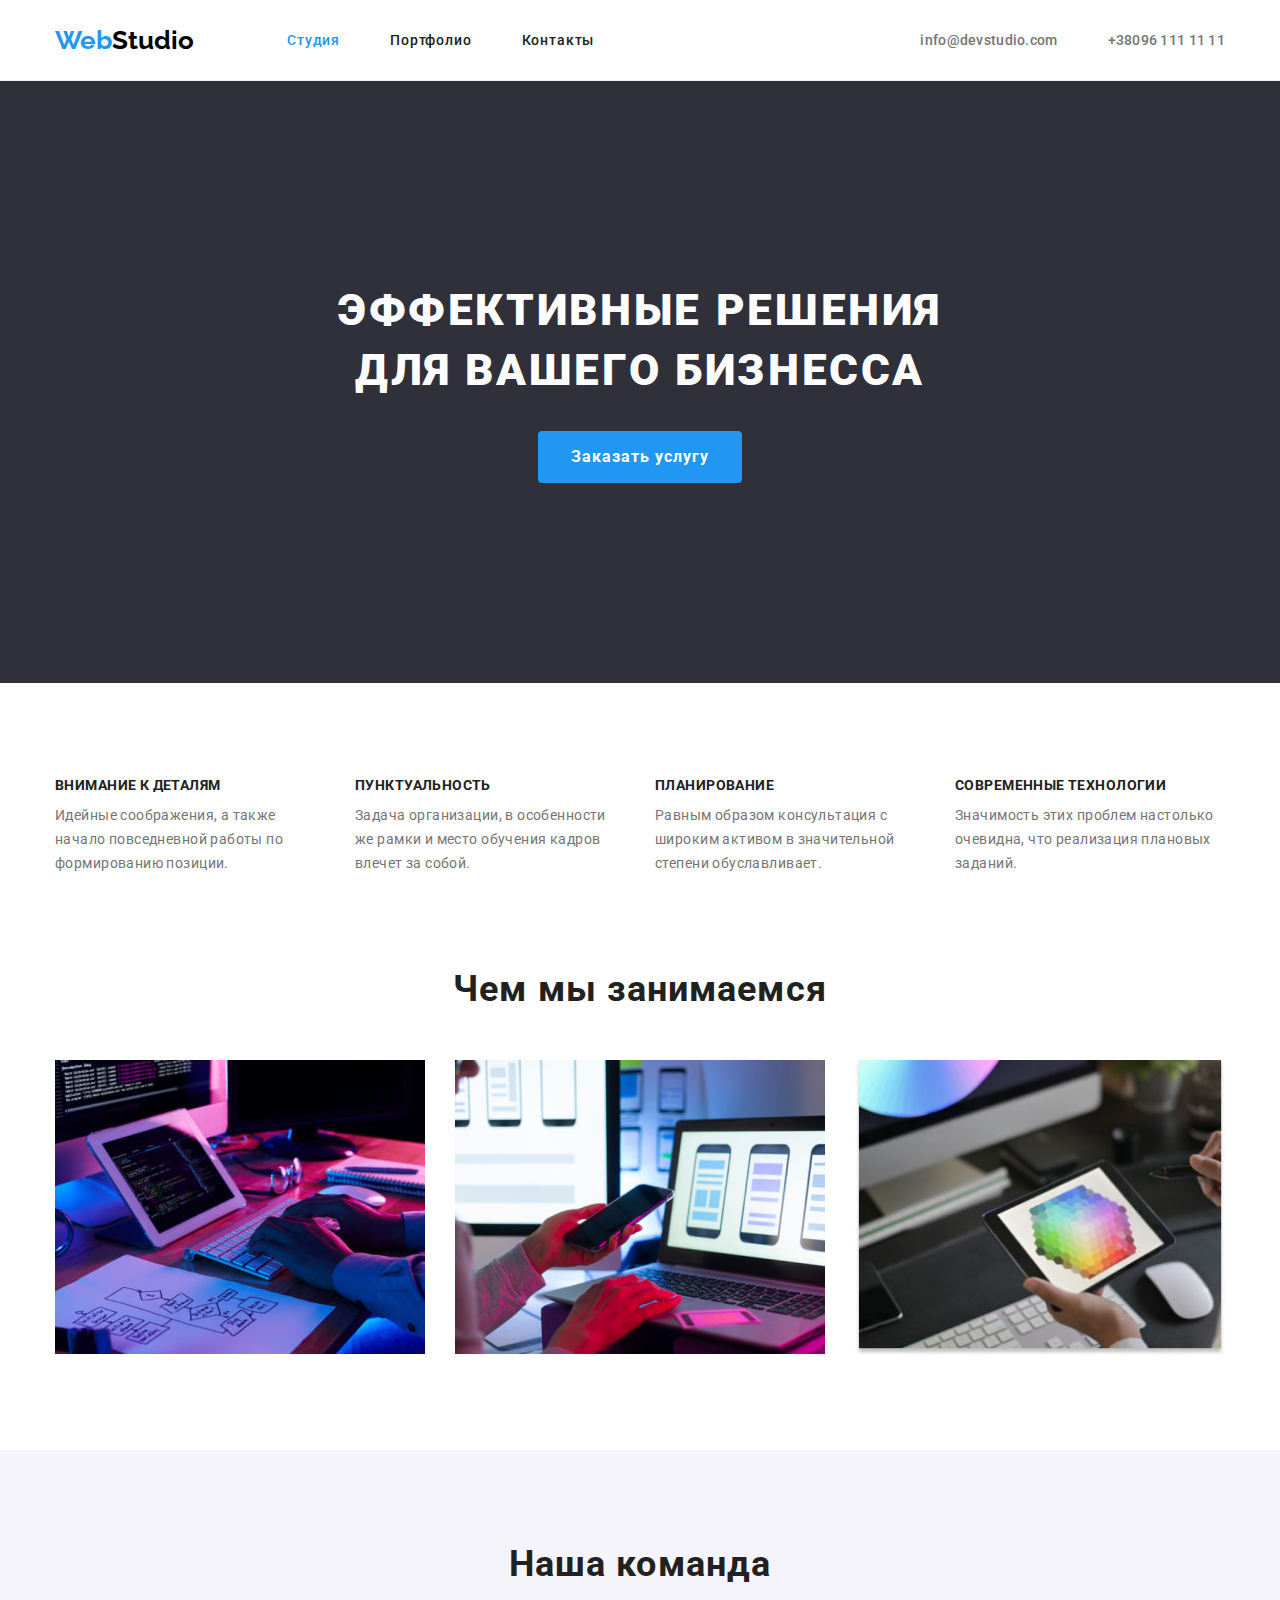
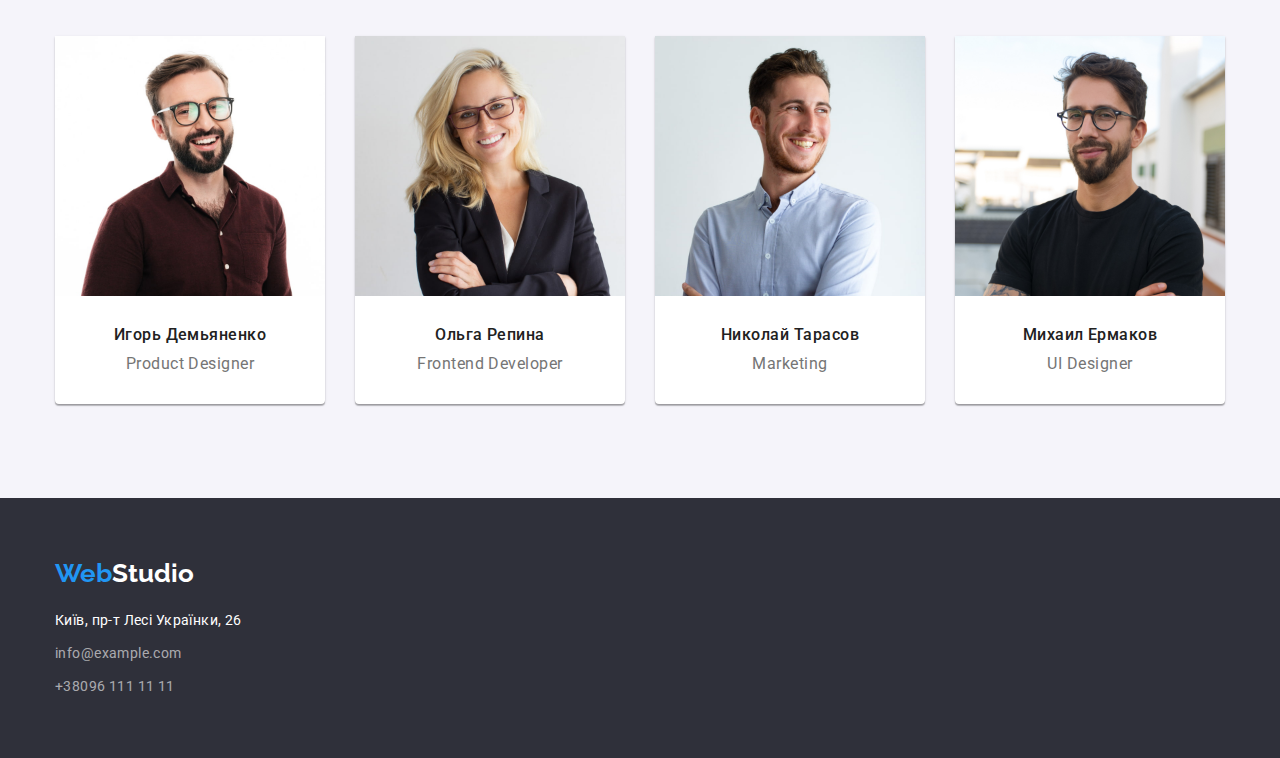
<file: index.html>
<!DOCTYPE html>
<html lang="ru">
  <head>
    <meta charset="UTF-8" />
    <meta http-equiv="X-UA-Compatible" content="IE=edge" />
    <meta name="viewport" content="width=device-width, initial-scale=1.0" />
    <title>WebStudio</title>
    <link rel="preconnect" href="https://fonts.googleapis.com" />
    <link rel="preconnect" href="https://fonts.gstatic.com" crossorigin />
    <link
      href="https://fonts.googleapis.com/css2?family=Raleway:wght@700&family=Roboto:wght@400;500;700;900&display=swap"
      rel="stylesheet"
    />
    <link
      rel="stylesheet"
      href="https://cdnjs.cloudflare.com/ajax/libs/modern-normalize/1.1.0/modern-normalize.min.css"
    />
    <link rel="stylesheet" href="./css/style.css" />
  </head>
  <body>
    <header class="header">
      <div class="header-container container">
        <nav class="nav-container">
          <a class="link logo" href="#"
            >Web<span class="logo dark">Studio</span>
          </a>
          <ul class="nav-list list">
            <li>
              <a class="nav-link current link" href="#">Студия</a>
            </li>
            <li>
              <a class="nav-link link" href="./portfolio.html">Портфолио</a>
            </li>
            <li>
              <a class="nav-link link" href="#">Контакты</a>
            </li>
          </ul>
        </nav>
        <ul class="contact-list list">
          <li>
            <a class="contact-link link" href="mailto:info@devstudio.com"
              >info@devstudio.com</a
            >
          </li>
          <li>
            <a class="contact-link link" href="tel:+380961111111"
              >+38096 111 11 11</a
            >
          </li>
        </ul>
      </div>
    </header>
    <main>
      <section class="hero">
        <div class="container">
          <h1 class="hero-title">Эффективные решения для вашего бизнесса</h1>
          <button class="button" type="button">Заказать услугу</button>
        </div>
      </section>
      <section class="section">
        <div class="container">
          <ul class="collection-list list">
            <li class="collection-list-card">
              <h3 class="collection-title">Внимание к деталям</h3>
              <p class="collection-deskript">
                Идейные соображения, а также начало повседневной работы по
                формированию позиции.
              </p>
            </li>
            <li class="collection-list-card">
              <h3 class="collection-title">Пунктуальность</h3>
              <p class="collection-deskript">
                Задача организации, в особенности же рамки и место обучения
                кадров влечет за собой.
              </p>
            </li>
            <li class="collection-list-card">
              <h3 class="collection-title">Планирование</h3>
              <p class="collection-deskript">
                Равным образом консультация с широким активом в значительной
                степени обуславливает.
              </p>
            </li>
            <li class="collection-list-card">
              <h3 class="collection-title">Современные технологии</h3>
              <p class="collection-deskript">
                Значимость этих проблем настолько очевидна, что реализация
                плановых заданий.
              </p>
            </li>
          </ul>
        </div>
      </section>
      <section class="topic section">
        <div class="topic-container container">
          <h2 class="topic-title">Чем мы занимаемся</h2>
          <ul class="topic-list list">
            <li>
              <img
                src="./img/develop.jpg"
                width="370"
                height="294"
                alt="разработка сайтов"
              />
            </li>
            <li>
              <img
                src="./img/app.jpg"
                width="370"
                height="294"
                alt="разработка приложений"
              />
            </li>
            <li>
              <img
                src="./img/grafic.jpg"
                width="370"
                height="294"
                alt="графика"
              />
            </li>
          </ul>
        </div>
      </section>
      <section class="tim section">
        <div class="container">
          <h2 class="topic-title">Наша команда</h2>
          <ul class="tim-list list">
            <li class="tim-card">
              <img
                src="./img/demyanenko.jpg"
                width="270"
                height="260"
                alt="Демьяненко"
              />
              <div class="tim-wrap">
                <h3 class="title">Игорь Демьяненко</h3>
                <p class="text">Product Designer</p>
              </div>
            </li>
            <li class="tim-card">
              <img
                src="./img/repina.jpg"
                width="270"
                height="260"
                alt="Репина"
              />
              <div class="tim-wrap">
                <h3 class="title">Ольга Репина</h3>
                <p class="text">Frontend Developer</p>
              </div>
            </li>
            <li class="tim-card">
              <img
                src="./img/tarasov.jpg"
                width="270"
                height="260"
                alt="Тарасов"
              />
              <div class="tim-wrap">
                <h3 class="title">Николай Тарасов</h3>
                <p class="text">Marketing</p>
              </div>
            </li>
            <li class="tim-card">
              <img
                src="./img/ermakov.jpg"
                width="270"
                height="260"
                alt="Ермаков"
              />
              <div class="tim-wrap">
                <h3 class="title">Михаил Ермаков</h3>
                <p class="text">UI Designer</p>
              </div>
            </li>
          </ul>
        </div>
      </section>
    </main>
    <footer class="footer section">
      <div class="container">
        <a class="link logo" href="#"
          >Web<span class="logo light">Studio</span>
        </a>
        <address class="address">
          <ul class="list">
            <li class="address-collection">
              <a
                class="address-link accent link"
                href="https://goo.gl/maps/NY9jB76HG3i3NCJy5"
                rel="noreferrer noopener nofollow"
                target="_blank"
                >Київ, пр-т Лесі Українки, 26
              </a>
            </li>
            <li class="address-collection">
              <a class="address-link link" href="mailto:info@example.com"
                >info@example.com
              </a>
            </li>
            <li class="address-collection">
              <a class="address-link link" href="tel:+380991111111"
                >+38096 111 11 11
              </a>
            </li>
          </ul>
        </address>
      </div>
    </footer>
  </body>
</html>
</file>
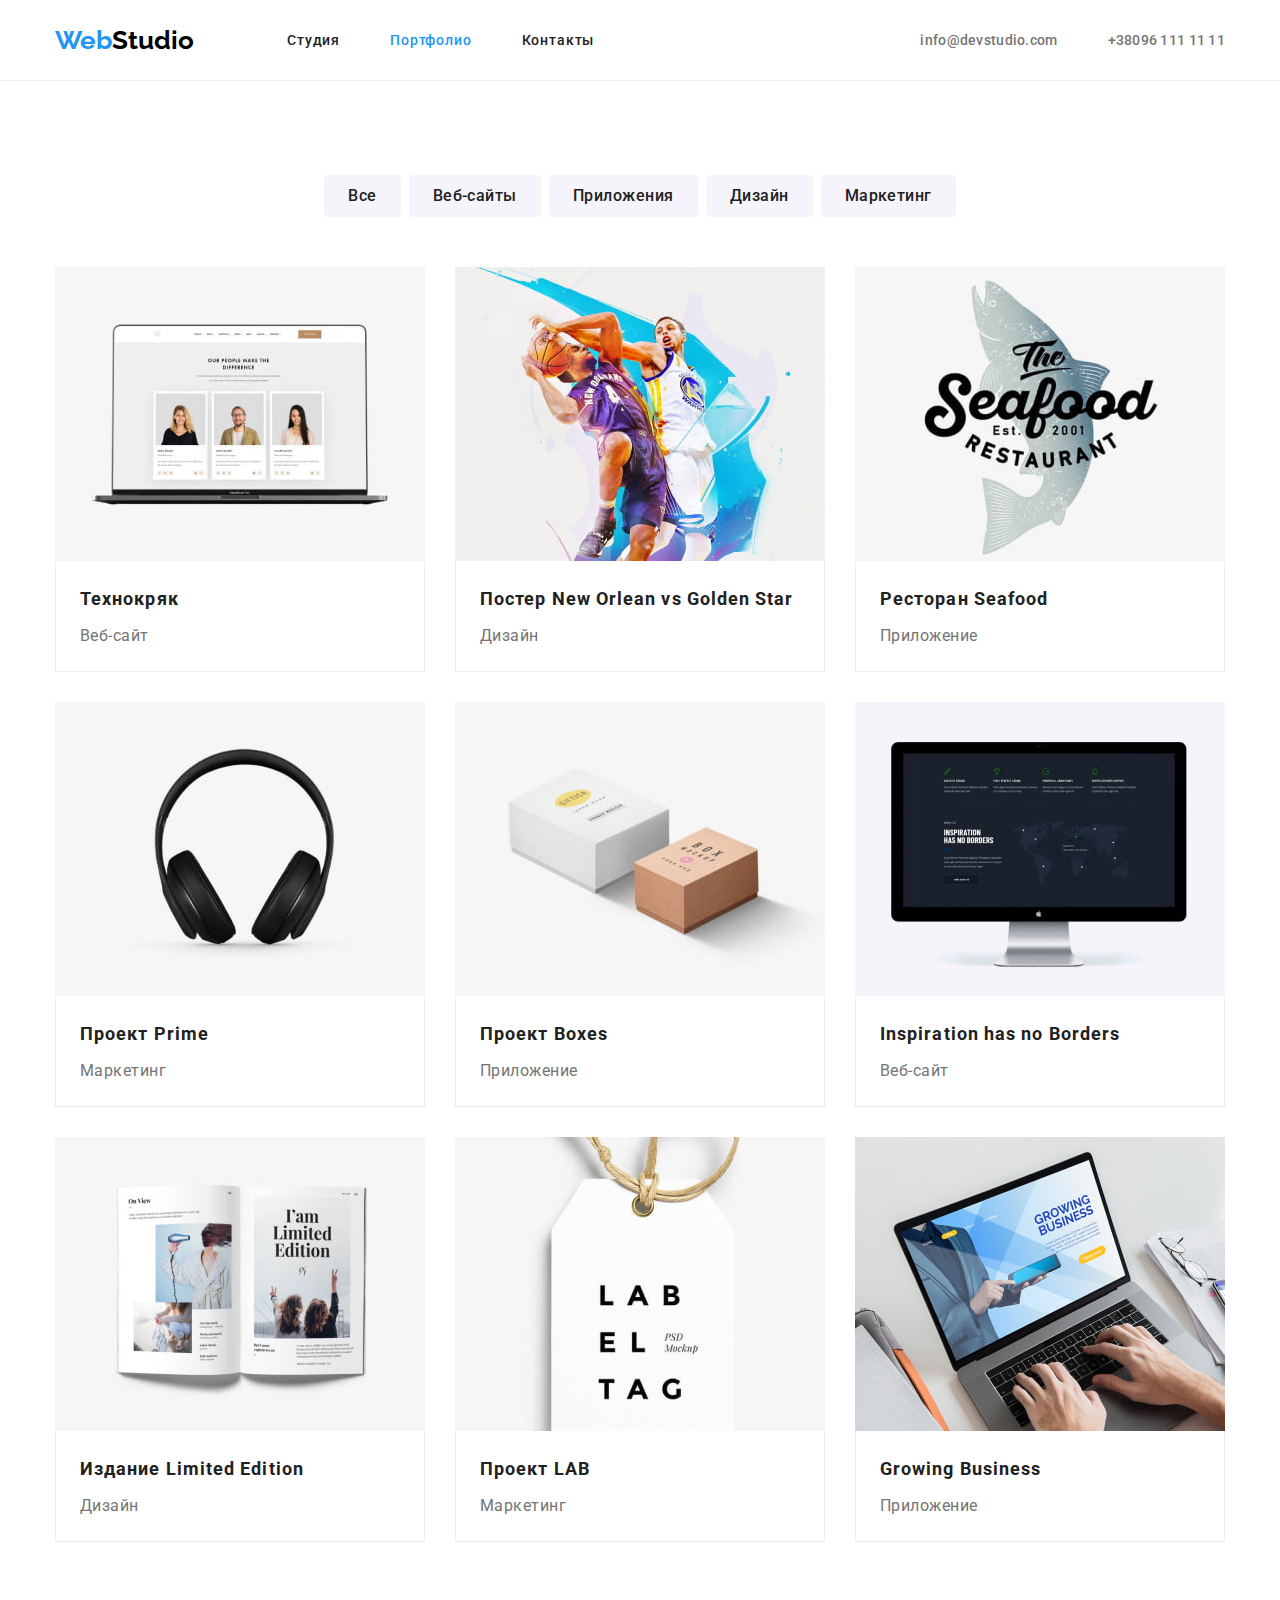
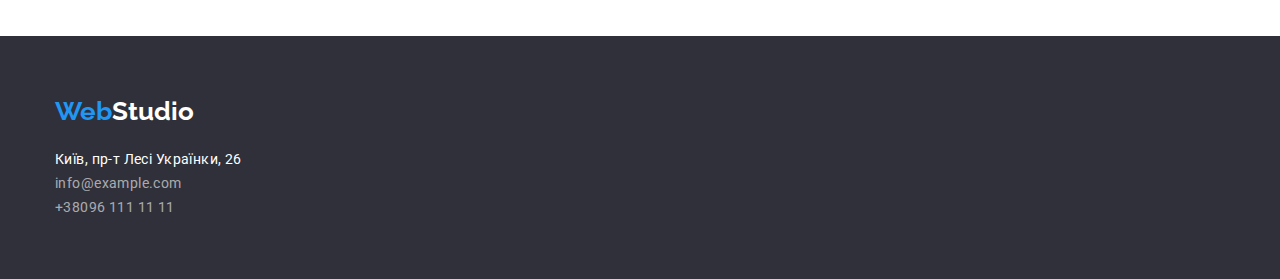
<file: portfolio.html>
<!DOCTYPE html>
<html lang="ru">
  <head>
    <meta charset="UTF-8" />
    <meta http-equiv="X-UA-Compatible" content="IE=edge" />
    <meta name="viewport" content="width=device-width, initial-scale=1.0" />
    <title>portfolio</title>
    <link rel="preconnect" href="https://fonts.googleapis.com" />
    <link rel="preconnect" href="https://fonts.gstatic.com" crossorigin />
    <link
      href="https://fonts.googleapis.com/css2?family=Raleway:wght@700&family=Roboto:wght@400;500;700;900&display=swap"
      rel="stylesheet"
    />
    <link
      rel="stylesheet"
      href="https://cdnjs.cloudflare.com/ajax/libs/modern-normalize/1.1.0/modern-normalize.min.css"
    />
    <link rel="stylesheet" href="css/style.css" />
  </head>
  <body>
    <header class="header">
      <div class="header-container container">
        <nav class="nav-container">
          <a class="link logo" href="#"
            >Web<span class="logo dark">Studio</span>
          </a>
          <ul class="nav-list list">
            <li>
              <a class="nav-link link" href="./index.html">Студия</a>
            </li>
            <li>
              <a class="nav-link current link" href="#">Портфолио</a>
            </li>
            <li>
              <a class="nav-link link" href="#">Контакты</a>
            </li>
          </ul>
        </nav>
        <ul class="contact-list list">
          <li>
            <a class="contact-link link" href="mailto:info@devstudio.com"
              >info@devstudio.com</a
            >
          </li>
          <li>
            <a class="contact-link link" href="tel:+380961111111"
              >+38096 111 11 11</a
            >
          </li>
        </ul>
      </div>
    </header>
    <main>
      <section class="section">
        <div class="container">
          <h1 class="visually-hidden">Навигация</h1>
          <ul class="selection-list list">
            <li>
              <button class="selection" type="button">Все</button>
            </li>
            <li>
              <button class="selection" type="button">Веб-сайты</button>
            </li>
            <li>
              <button class="selection" type="button">Приложения</button>
            </li>
            <li>
              <button class="selection" type="button">Дизайн</button>
            </li>
            <li>
              <button class="selection" type="button">Маркетинг</button>
            </li>
          </ul>
          <h2 class="visually-hidden">Реализованные проекты</h2>
          <ul class="project-collection list">
            <li class="project-wrap">
              <a class="link">
                <img
                  src="./img/tehnockyak.jpg"
                  alt="технокряк"
                  width="370"
                  height="294"
                />
                <div class="project-card">
                  <h3 class="project-title">Технокряк</h3>
                  <p class="project-descript">Веб-сайт</p>
                </div>
              </a>
            </li>
            <li class="project-wrap">
              <a class="link">
                <img
                  src="./img/poster.jpg"
                  alt="дизайн постеров"
                  width="370"
                  height="294"
                />
                <div class="project-card">
                  <h3 class="project-title">
                    Постер New Orlean vs Golden Star
                  </h3>
                  <p class="project-descript">Дизайн</p>
                </div>
              </a>
            </li>
            <li class="project-wrap">
              <a class="link">
                <img
                  src="./img/seafood.jpg"
                  alt="приложение для ресторана"
                  width="370"
                  height="294"
                />
                <div class="project-card">
                  <h3 class="project-title">Ресторан Seafood</h3>
                  <p class="project-descript">Приложение</p>
                </div>
              </a>
            </li>
            <li class="project-wrap">
              <a class="link">
                <img
                  src="./img/prime.jpg"
                  alt="маркетинг проект prime"
                  width="370"
                  height="294"
                />
                <div class="project-card">
                  <h3 class="project-title">Проект Prime</h3>
                  <p class="project-descript">Маркетинг</p>
                </div>
              </a>
            </li>
            <li class="project-wrap">
              <a class="link">
                <img
                  src="./img/boxes.jpg"
                  alt="коробочные приложения"
                  width="370"
                  height="294"
                />
                <div class="project-card">
                  <h3 class="project-title">Проект Boxes</h3>
                  <p class="project-descript">Приложение</p>
                </div>
              </a>
            </li>
            <li class="project-wrap">
              <a class="link">
                <img
                  src="./img/web-sate.jpg"
                  alt="Веб-сайт"
                  width="370"
                  height="294"
                />
                <div class="project-card">
                  <h3 class="project-title">Inspiration has no Borders</h3>
                  <p class="project-descript">Веб-сайт</p>
                </div>
              </a>
            </li>
            <li class="project-wrap">
              <a class="link">
                <img
                  src="./img/limited_edition.jpg"
                  alt="Дизайн издания"
                  width="370"
                  height="294"
                />
                <div class="project-card">
                  <h3 class="project-title">Издание Limited Edition</h3>
                  <p class="project-descript">Дизайн</p>
                </div>
              </a>
            </li>
            <li class="project-wrap">
              <a class="link">
                <img
                  src="./img/lab.jpg"
                  alt="маркетинговіе пректы"
                  width="370"
                  height="294"
                />
                <div class="project-card">
                  <h3 class="project-title">Проект LAB</h3>
                  <p class="project-descript">Маркетинг</p>
                </div>
              </a>
            </li>
            <li class="project-wrap">
              <a class="link">
                <img
                  src="./img/business.jpg"
                  alt="приложения для бизнесса"
                  width="370"
                  height="294"
                />
                <div class="project-card">
                  <h3 class="project-title">Growing Business</h3>
                  <p class="project-descript">Приложение</p>
                </div>
              </a>
            </li>
          </ul>
        </div>
      </section>
    </main>
    <footer class="footer">
      <div class="footer-container container">
        <div class="logotipe">
          <a class="link logo" href="#"
            >Web<span class="logo light">Studio</span>
          </a>
        </div>
        <address class="address">
          <ul class="list">
            <li>
              <a
                class="address-link accent link"
                href="https://goo.gl/maps/NY9jB76HG3i3NCJy5"
                rel="noreferrer noopener nofollow"
                target="_blank"
                >Київ, пр-т Лесі Українки, 26
              </a>
            </li>
            <li>
              <a class="address-link link" href="mailto:info@example.com"
                >info@example.com
              </a>
            </li>
            <li>
              <a class="address-link link" href="tel:+380991111111"
                >+38096 111 11 11
              </a>
            </li>
          </ul>
        </address>
      </div>
    </footer>
  </body>
</html>
</file>
<file: css/style.css>
:root {
  --main-font: "Roboto", "sans-serif";
  --secondary-font: "Raleway";
  --color-blue: #2196f3;
  --hover-color-blue: #188ce8;
  --text-color-black: #212121;
  --text-color-wight: #ffffff;
  --background-color-darck: #2f303a;
  --background-light: #f5f4fa;
  --text-color-gray: #757575;
  --logo-color-darck: #000000;
  --address-text-color: rgba(255, 255, 255, 0.6);
  --border-color: #eeeeee;
}
*,
*::before,
*::after {
  box-sizing: inherit;
}
html {
  box-sizing: border-box;
}
h1,
h2,
h3,
h4,
p {
  margin: 0;
}

ul,
ol {
  padding: 0;
  margin: 0;
}
img {
  display: block;
  max-width: 100%;
  height: auto;
}
body {
  font-family: var(--main-font);
  color: var(--text-color-black);
  font-style: normal;
  font-size: 14px;
}
.link {
  text-decoration: none;
}
.link:hover {
  color: var(--color-blue);
}
.nav-link {
  display: block;
  padding: 32px 0;
  color: var(--text-color-black);
  font-weight: 500;
  font-size: 14px;
  line-height: calc(16 / 14);
  letter-spacing: 0.06em;
}
.nav-link.current {
  color: var(--color-blue);
}
.nav-list {
  display: flex;
  gap: 50px;
}
.logo {
  font-family: var(--secondary-font);
  font-weight: 700;
  font-size: 26px;
  line-height: 1.19;
  color: var(--color-blue);
}
.contact-link {
  display: block;
  padding: 32px 0;
  font-weight: 500;
  font-size: 14px;
  line-height: calc(16 / 14);
  letter-spacing: 0.02em;
  color: var(--text-color-gray);
}
.dark {
  color: var(--logo-color-darck);
}
.dark:hover {
  color: var(--logo-color-darck);
}
.light {
  color: var(--text-color-wight);
}
.list {
  list-style-type: none;
}
.contact-list {
  display: flex;
  gap: 50px;
}
.item {
  line-height: 2;
  color: var(--text-color-grey);
}
.hero {
  background: var(--background-color-darck);
  color: var(--text-color-wight);
  padding: 200px 0;
  text-align: center;
}
.hero-title {
  margin-left: auto;
  margin-right: auto;
  width: 696px;
  margin-bottom: 0%;
  font-weight: 900;
  font-size: 44px;
  line-height: 1.36;
  letter-spacing: 0.06em;
  text-transform: uppercase;
}
.button {
  margin-top: 30px;
  padding: 10px 32px;
  background-color: var(--color-blue);
  color: var(--text-color-wight);
  font-family: inherit;
  font-weight: 700;
  font-size: 16px;
  line-height: calc(30 / 16);
  letter-spacing: 0.06em;
  border: 1px solid transparent;
  border-radius: 4px;
  cursor: pointer;
}
button:hover {
  background-color: var(--hover-color-blue);
  color: var(--text-color-wight);
}
.section {
  padding: 94px 0;
}
.collection-list {
  display: flex;
  gap: 30px;
}
.collection-title {
  font-weight: 700;
  font-size: 14px;
  line-height: calc(16 / 14);
  letter-spacing: 0.03em;
  color: var(--text-color-black);
  text-transform: uppercase;
}
.collection-list-card {
  width: 270px;
}
.selection {
  padding: 6px 22px;
  background-color: var(--background-light);
  color: var(--text-color-black);
  font-weight: 500;
  font-size: 16px;
  line-height: calc(26 / 16);
  letter-spacing: 0.03em;
  border-radius: 4px;
  cursor: pointer;
  border-color: transparent;
}
.collection-deskript {
  color: var(--text-color-gray);
  margin-top: 10px;
  text-align: left;
  font-size: 14px;
  line-height: calc(24 / 14);
  letter-spacing: 0.03em;
}
.text {
  margin-top: 10px;
  color: var(--text-color-gray);
  font-size: 16px;
  line-height: 1.18;
  letter-spacing: 0.03em;
  text-align: center;
}
.topic {
  padding-top: 0;
}
.topic-title {
  text-align: center;
  font-size: 36px;
  line-height: 1.16;
  letter-spacing: 0.03em;
}
.topic-list {
  margin-top: 50px;
  display: flex;
  gap: 30px;
}
.topic-container {
  display: flex;
  justify-content: center;
  flex-wrap: wrap;
}
.tim {
  background-color: var(--background-light);
}
.tim-list {
  display: flex;
  margin-top: 50px;
  gap: 30px;
}
.tim-card {
  background-color: var(--text-color-wight);
  box-shadow: 0px 1px 3px rgba(0, 0, 0, 0.12), 0px 1px 1px rgba(0, 0, 0, 0.14),
    0px 2px 1px rgba(0, 0, 0, 0.2);
  border-radius: 0px 0px 4px 4px;
}
.tim-wrap {
  padding: 30px 10px;
}
.title {
  font-weight: 500;
  font-size: 16px;
  line-height: 1.18;
  color: var(--text-color-black);
  text-align: center;
  letter-spacing: 0.03em;
}
.visually-hidden {
  position: absolute;
  width: 1px;
  height: 1px;
  margin: -1px;
  border: 0;
  padding: 0;
  white-space: nowrap;
  clip-path: inset(100%);
  clip: rect(0 0 0 0);
  overflow: hidden;
}
.footer {
  background-color: var(--background-color-darck);
  padding: 60px 0;
}
.address {
  font-style: normal;
  margin-top: 20px;
}
.address-link {
  color: var(--address-text-color);
  font-size: 14px;
  line-height: calc(24 / 14);
  letter-spacing: 0.03em;
}
.accent {
  color: var(--text-color-wight);
}
.address-collection {
  margin-bottom: 9px;
}
.address-collection:last-child {
  margin-bottom: 0px;
}
.project-wrap {
  width: 370px;
}
.project-card {
  margin-top: 0;
  padding: 20px 24px;
  border: 1px solid var(--border-color);
  border-top: 0;
}
.project-title {
  font-weight: 700;
  font-size: 18px;
  line-height: calc(36 / 18);
  letter-spacing: 0.06em;
  color: var(--text-color-black);
}
.project-descript {
  margin-top: 4px;
  font-size: 16px;
  line-height: calc(30 / 16);
  letter-spacing: 0.03em;
  color: var(--text-color-gray);
}
.project-collection {
  margin-top: 50px;
  display: flex;
  flex-wrap: wrap;
  gap: 30px;
}
.container {
  width: 1200px;
  margin: 0 auto;
  padding-left: 15px;
  padding-right: 15px;
}
.header {
  border-bottom: 1px solid var(--border-color);
}
.header-container {
  display: flex;
  justify-content: space-between;
  align-items: center;
}
.nav-container {
  align-items: center;
  display: flex;
  gap: 93px;
}
.selection-list {
  display: flex;
  justify-content: center;
  gap: 8px;
}
</file>
